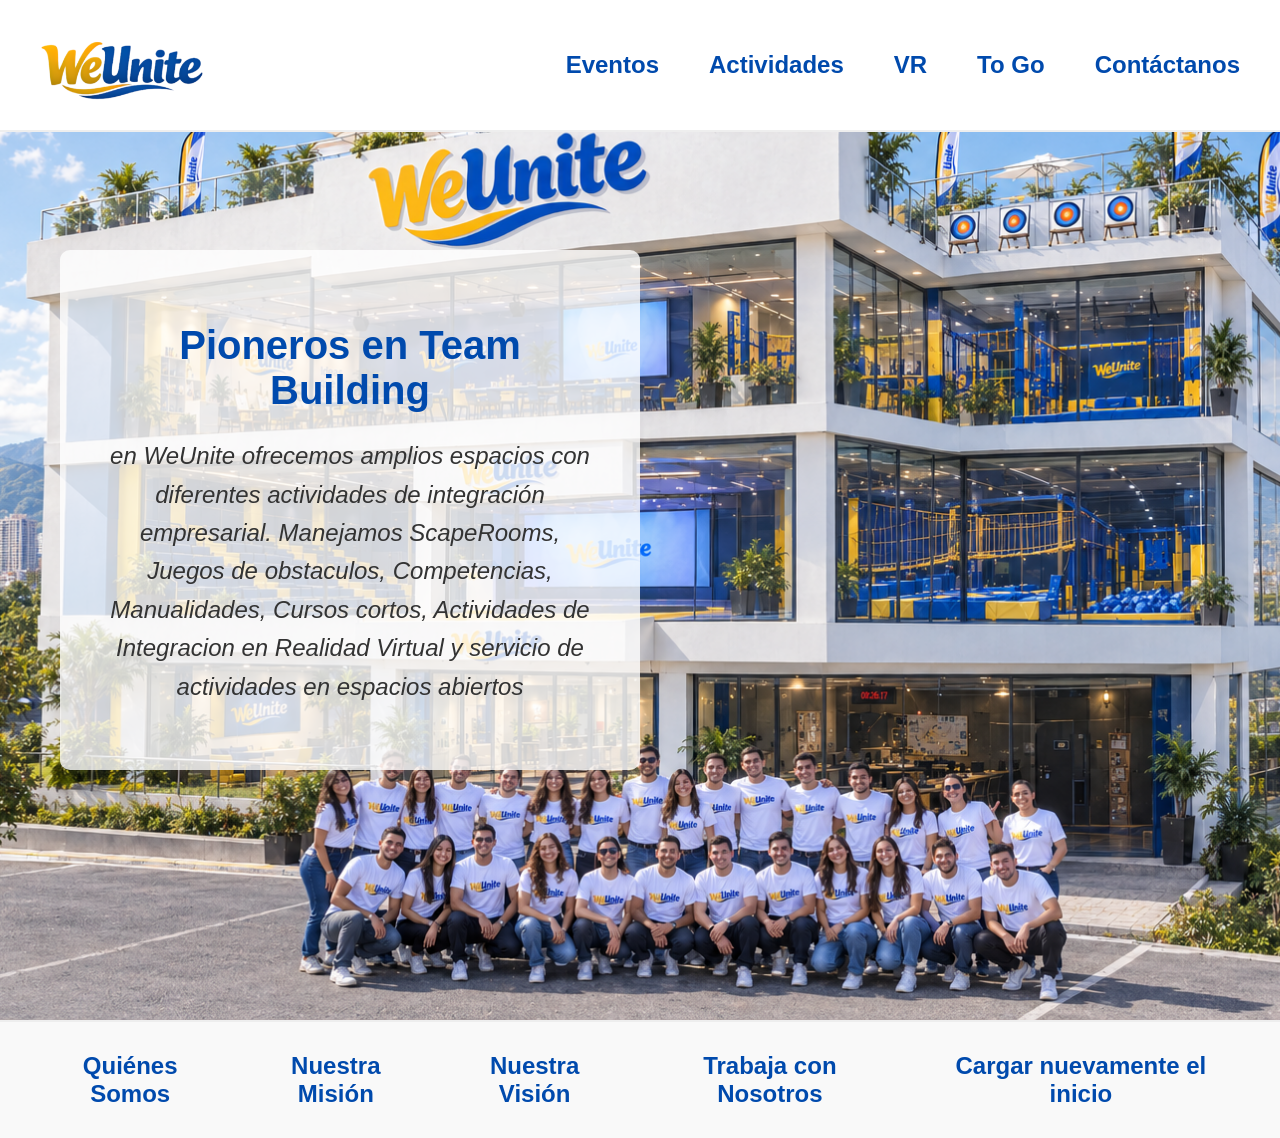
<file: index.html>
<!DOCTYPE html>
<html lang="es">
<link rel="stylesheet" href="mainpage.css"
<head>
    <meta charset="UTF-8">
    <title>WeUnite | Pagina Principal</title>
    <link rel="icon" href="logo.ico">
</head>
<body>

    <header>
    <nav>
        <div class="logo">
            <img src="logoweunite.png">
        </div>
        <ul>
            <li><a href="eventos.html">Eventos</a></li>
            <li><a href="actividades.html">Actividades</a></li>
            <li><a href="vr.html">VR</a></li>
            <li><a href="togo.html">To Go</a></li>
            <li><a href="contacto.html">Contáctanos</a></li>
        </ul>
        </nav>
    </header>

    <main>
    <section class="quienes-somos">
        <div class="overlay">
            <h2>Pioneros en Team Building</h2>
            <p>
        en WeUnite ofrecemos amplios espacios con diferentes actividades de integración empresarial.
        Manejamos ScapeRooms, Juegos de obstaculos, Competencias, Manualidades, Cursos cortos, Actividades de Integracion en Realidad Virtual y servicio de actividades en espacios abiertos
            </p>
        </div>
    </section>
</main>

    <footer>
        <nav>
            <ul>
            <li><a href="sobrenosotros.html">Quiénes Somos</a></li>
            <li><a href="sobrenosotros.html">Nuestra Misión</a></li>
            <li><a href="sobrenosotros.html">Nuestra Visión</a></li>
            <li><a href="trabaja.html">Trabaja con Nosotros</a></li>
            <li><a href="index.html">Cargar nuevamente el inicio</a></li>
        </ul>
        </nav>
    </footer>
</body>
</html>
</file>
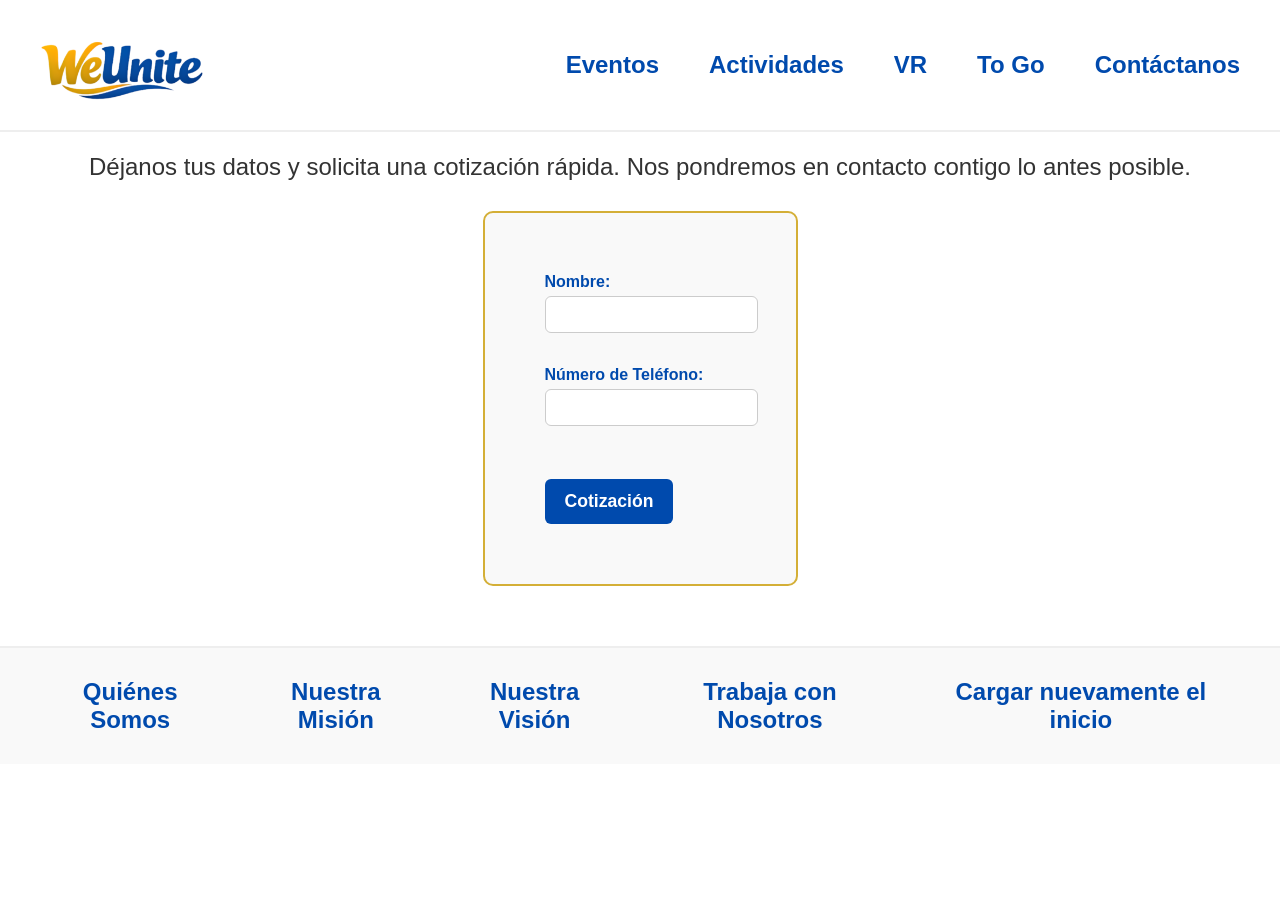
<file: contacto.html>
<!DOCTYPE html>
<html lang="es">
<link rel="stylesheet" href="contacto.css"
<head>
    <meta charset="UTF-8">
    <title>WeUnite | Contacto</title>
    <link rel="icon" href="logo.ico">
</head>
<body>

    <header>
    <nav>
        <div class="logo">
            <img src="logoweunite.png">
        </div>
        <ul>
            <li><a href="eventos.html">Eventos</a></li>
            <li><a href="actividades.html">Actividades</a></li>
            <li><a href="vr.html">VR</a></li>
            <li><a href="togo.html">To Go</a></li>
            <li><a href="contacto.html">Contáctanos</a></li>
        </ul>
        </nav>
    </header>

    <main>
  <section class="contacto">
    <!-- Título y descripción -->
    <h2>Contáctanos</h2>
    <p>
      Déjanos tus datos y solicita una cotización rápida. Nos pondremos en contacto contigo lo antes posible.
    </p>

    <!-- Formulario -->
    <form onsubmit="enviarCotizacion(event)">
      <label for="nombre">Nombre:</label><br>
      <input type="text" id="nombre" name="nombre" required><br><br>

      <label for="telefono">Número de Teléfono:</label><br>
      <input type="tel" id="telefono" name="telefono" required><br><br>

      <button type="submit">Cotización</button>
    </form>
  </section>
</main>

    <footer>
        <nav>
            <ul>
            <li><a href="sobrenosotros.html">Quiénes Somos</a></li>
            <li><a href="sobrenosotros.html">Nuestra Misión</a></li>
            <li><a href="sobrenosotros.html">Nuestra Visión</a></li>
            <li><a href="trabaja.html">Trabaja con Nosotros</a></li>
            <li><a href="index.html">Cargar nuevamente el inicio</a></li>
        </ul>
        </nav>
    </footer>
    <script>
  function enviarCotizacion(event) {
    event.preventDefault();
    const nombre = document.getElementById('nombre').value;
    const telefono = document.getElementById('telefono').value;

    // Texto que se enviará
    const texto = `Hola, soy ${nombre}. Mi número es ${telefono}. Quiero una cotización.`;

    // Aquí reemplazas el link con el que quieras redirigir
    const url = `https://w.app/weunite?text=${encodeURIComponent(texto)}`;

    window.open(url, '_blank');
  }
</script>
</body>
</html>
</file>
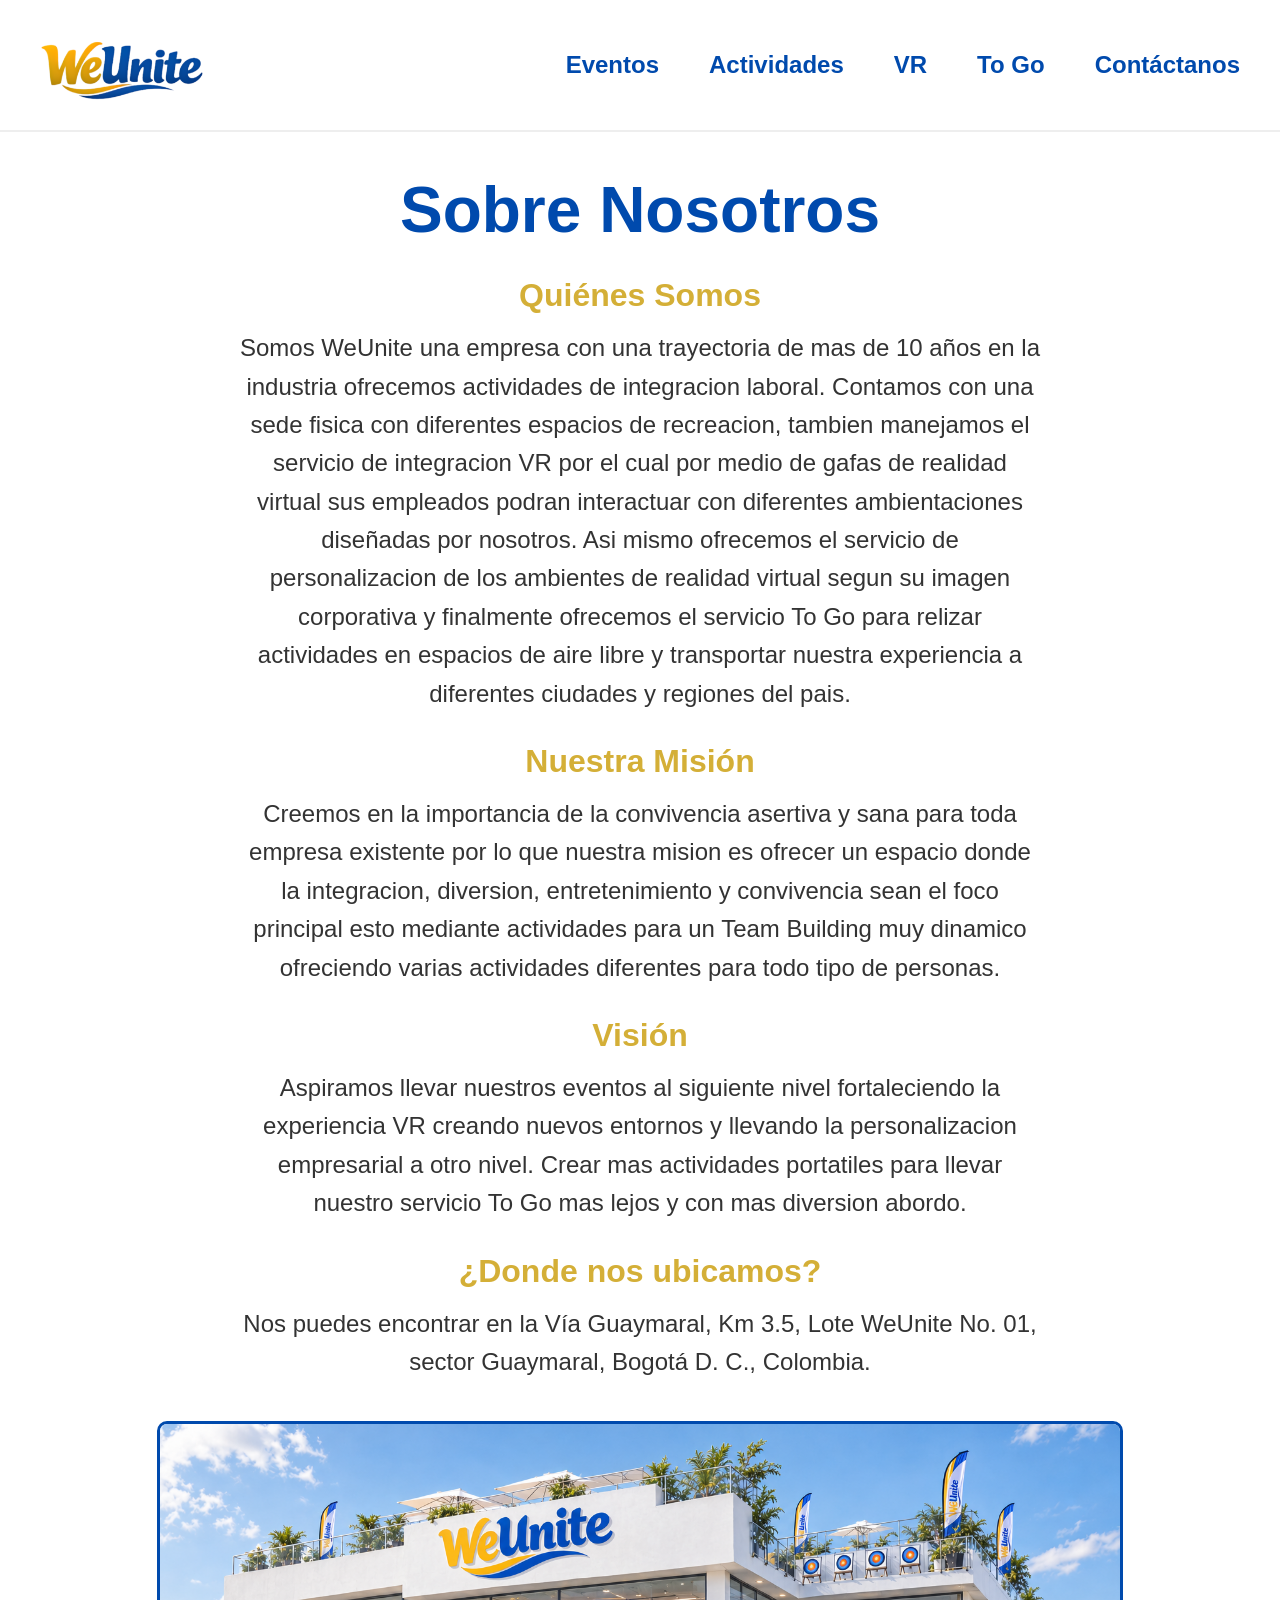
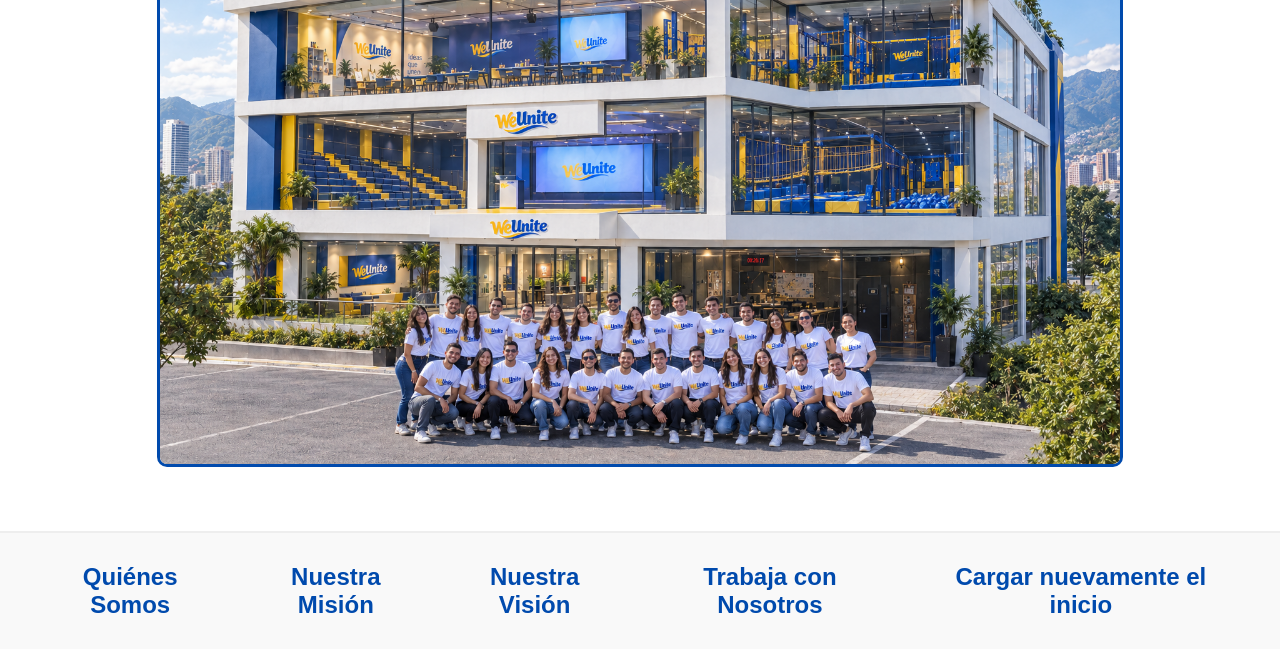
<file: sobrenosotros.html>
<!DOCTYPE html>
<html lang="es">
<link rel="stylesheet" href="sobrenosotros.css"
<head>
    <meta charset="UTF-8">
    <title>WeUnite | Sobre Nosotros</title>
    <link rel="icon" href="logo.ico">
</head>
<body>

    <header>
    <nav>
        <div class="logo">
            <img src="logoweunite.png">
        </div>
        <ul>
            <li><a href="eventos.html">Eventos</a></li>
            <li><a href="actividades.html">Actividades</a></li>
            <li><a href="vr.html">VR</a></li>
            <li><a href="togo.html">To Go</a></li>
            <li><a href="contacto.html">Contáctanos</a></li>
        </ul>
        </nav>
    </header>

    <main>
    <section class="sobre-nosotros">
    <!-- Título principal -->
    <h2>Sobre Nosotros</h2>

    <!-- Quiénes Somos -->
    <h3>Quiénes Somos</h3>
    <p>
      Somos WeUnite una empresa con una trayectoria de mas de 10 años en la industria ofrecemos actividades de integracion laboral. Contamos con una sede fisica con diferentes espacios de recreacion, tambien manejamos el servicio de integracion VR por el cual por medio de gafas de realidad virtual sus empleados podran interactuar con diferentes ambientaciones diseñadas por nosotros. Asi mismo ofrecemos el servicio de personalizacion de los ambientes de realidad virtual segun su imagen corporativa y finalmente ofrecemos el servicio To Go para relizar actividades en espacios de aire libre y transportar nuestra experiencia a diferentes ciudades y regiones del pais.
    </p>

    <!-- Misión -->
    <h3>Nuestra Misión</h3>
    <p>
      Creemos en la importancia de la convivencia asertiva y sana para toda empresa existente por lo que nuestra mision es ofrecer un espacio donde la integracion, diversion, entretenimiento y convivencia sean el foco principal esto mediante actividades para un Team Building muy dinamico ofreciendo varias actividades diferentes para todo tipo de personas.
    </p>

    <!-- Visión -->
    <h3>Visión</h3>
    <p>
      Aspiramos llevar nuestros eventos al siguiente nivel fortaleciendo la experiencia VR creando nuevos entornos y llevando la personalizacion empresarial a otro nivel. Crear mas actividades portatiles para llevar nuestro servicio To Go mas lejos y con mas diversion abordo.
    </p>

    <h3>¿Donde nos ubicamos?</h3>
    <p>Nos puedes encontrar en la Vía Guaymaral, Km 3.5, Lote WeUnite No. 01, sector Guaymaral, Bogotá D. C., Colombia.</p>

    <!-- Imagen final -->
    <div class="imagen-final">
      <img src="sobre-nosotros.png" alt="Imagen representativa de WeUnite">
    </div>
  </section>
</main>

    <footer>
        <nav>
            <ul>
            <li><a href="sobrenosotros.html">Quiénes Somos</a></li>
            <li><a href="sobrenosotros.html">Nuestra Misión</a></li>
            <li><a href="sobrenosotros.html">Nuestra Visión</a></li>
            <li><a href="trabaja.html">Trabaja con Nosotros</a></li>
            <li><a href="index.html">Cargar nuevamente el inicio</a></li>
        </ul>
        </nav>
    </footer>
</body>
</html>
</file>
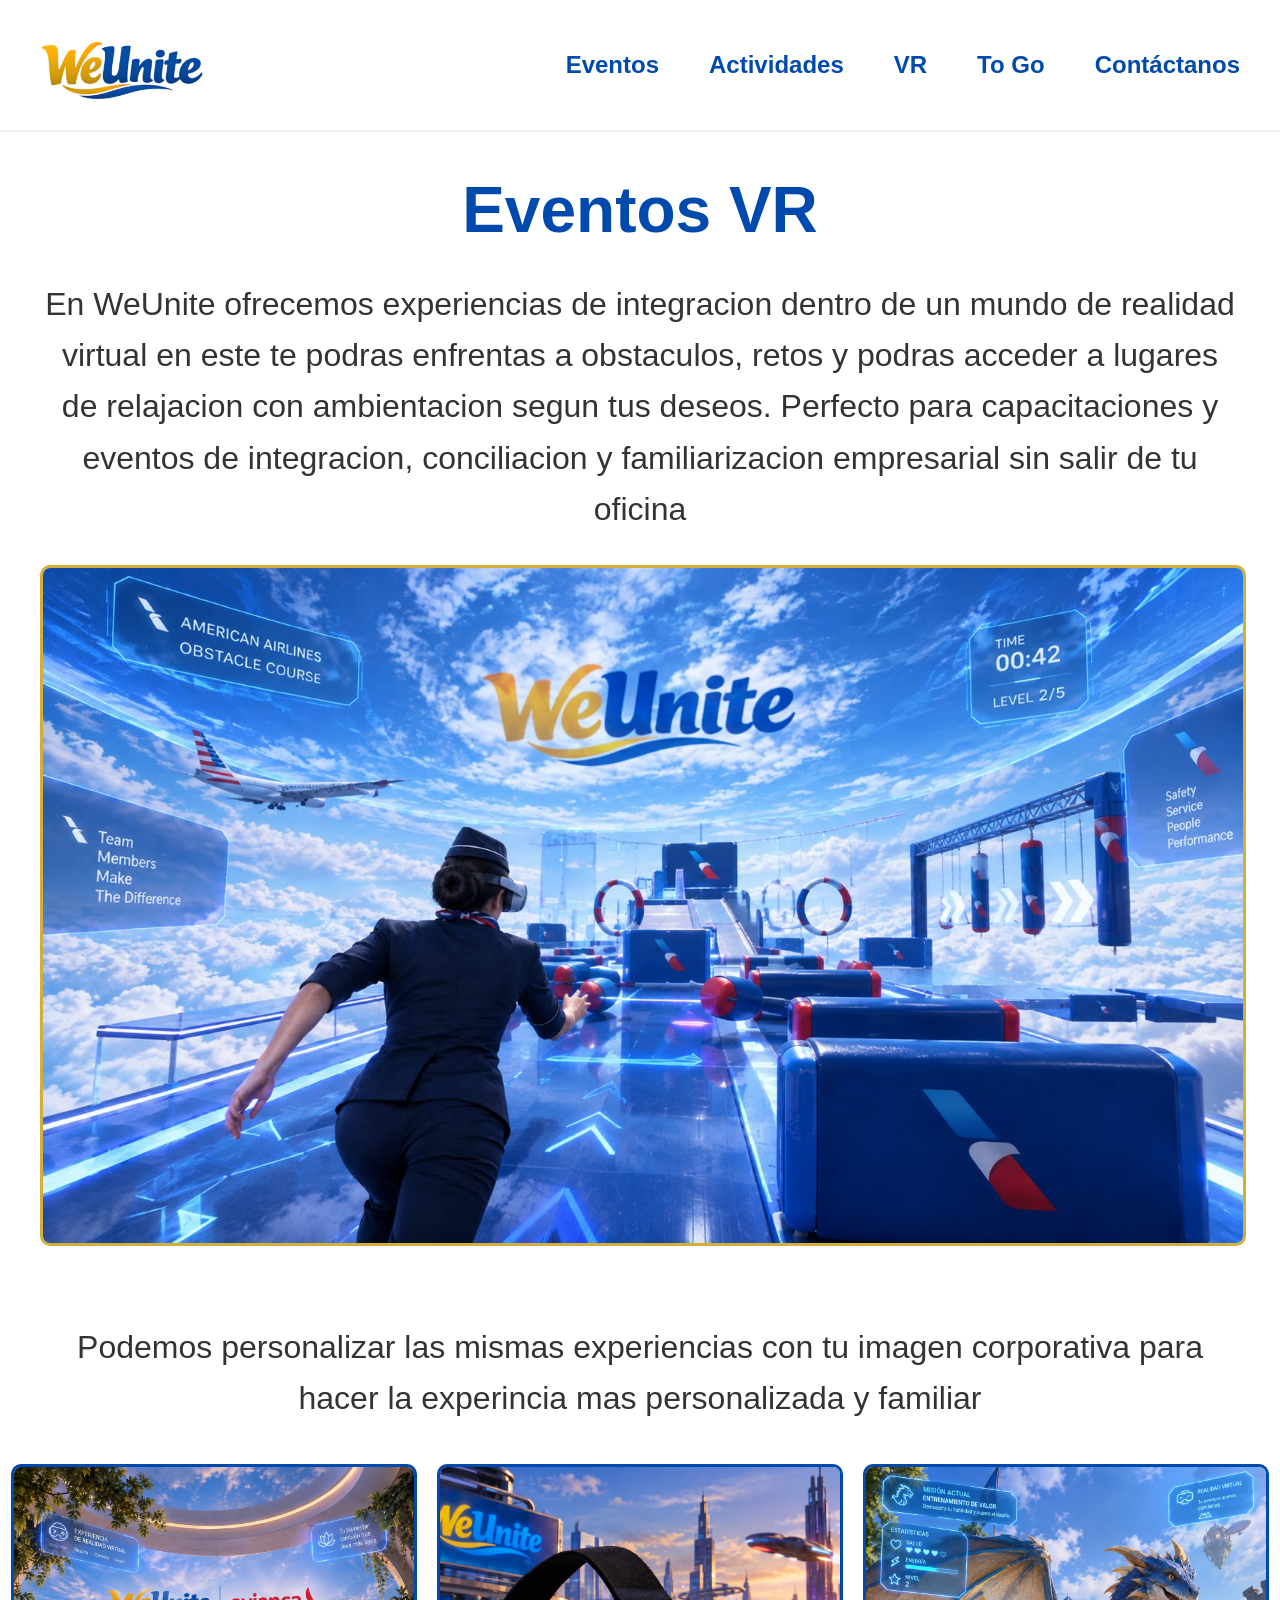
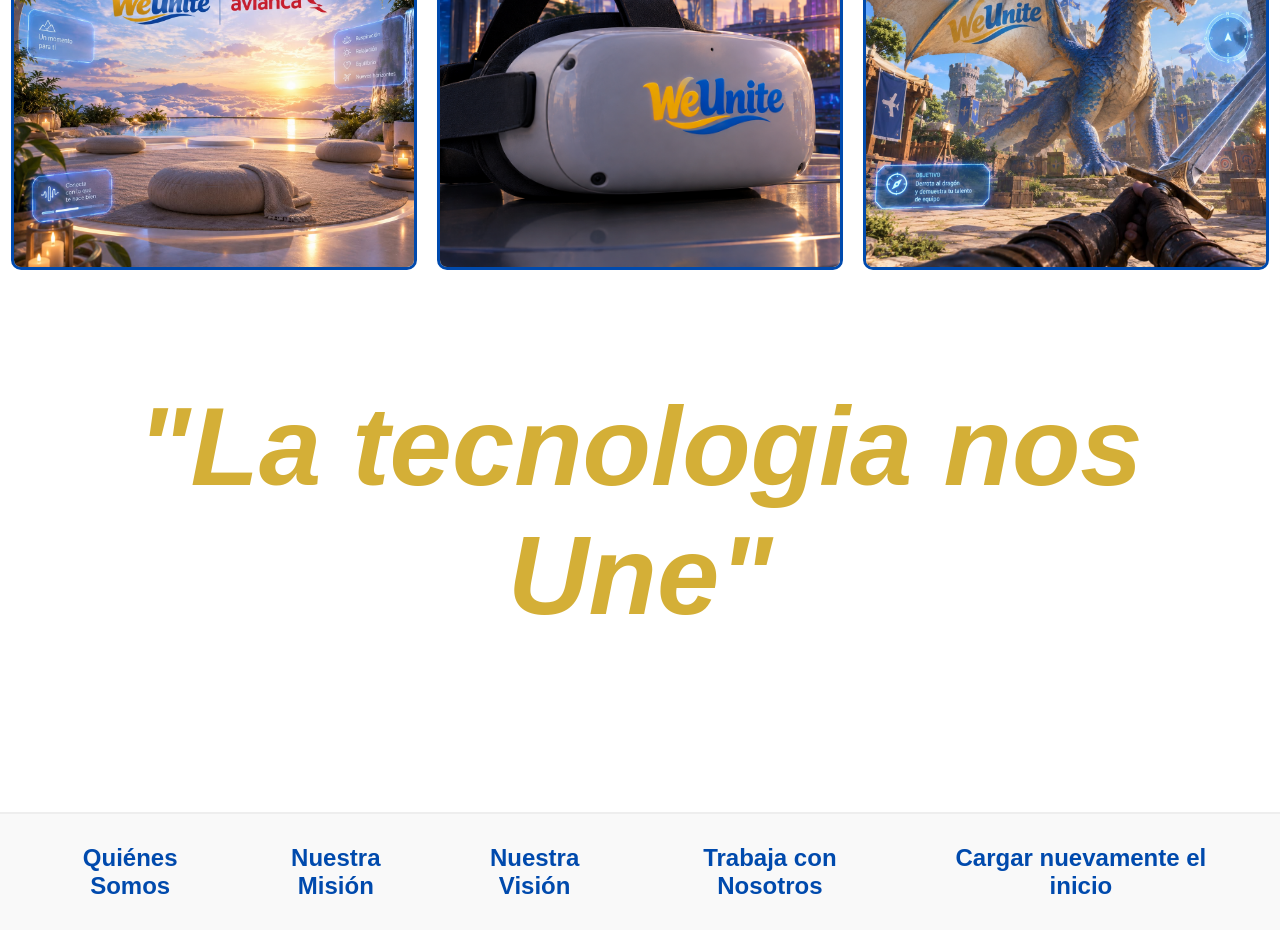
<file: vr.html>
<!DOCTYPE html>
<html lang="es">
<link rel="stylesheet" href="vr.css"
<head>
    <meta charset="UTF-8">
    <title>WeUnite | VR</title>
    <link rel="icon" href="logo.ico">
</head>
<body>

    <header>
    <nav>
        <div class="logo">
            <img src="logoweunite.png">
        </div>
        <ul>
            <li><a href="eventos.html">Eventos</a></li>
            <li><a href="actividades.html">Actividades</a></li>
            <li><a href="vr.html">VR</a></li>
            <li><a href="togo.html">To Go</a></li>
            <li><a href="contacto.html">Contáctanos</a></li>
        </ul>
        </nav>
    </header>

    <main>
    <section class="vr">
    <!-- Título y descripción -->
    <h2>Eventos VR</h2>
    <p>
      En WeUnite ofrecemos experiencias de integracion dentro de un mundo de realidad virtual en este te podras enfrentas a obstaculos, retos y podras acceder a lugares de relajacion con ambientacion segun tus deseos. Perfecto para capacitaciones y eventos de integracion, conciliacion y familiarizacion empresarial sin salir de tu oficina
    </p>

    <!-- Imagen grande -->
    <div class="imagen-grande">
      <img src="vr-principal.jpeg" alt="Experiencia VR principal">
    </div>

    <!-- Segunda descripción -->
    <div class="descripcion-secundaria">
      <p>
        Podemos personalizar las mismas experiencias con tu imagen corporativa para hacer la experincia mas personalizada y familiar
      </p>
    </div>

    <!-- Tres imágenes en fila -->
    <div class="galeria-vr">
      <img src="vr1.jpeg" alt="VR Imagen 1">
      <img src="vr2.jpeg" alt="VR Imagen 2">
      <img src="vr3.jpeg" alt="VR Imagen 3">
    </div>

    <!-- Slogan -->
    <div class="slogan">
      <h3>"La tecnologia nos Une"</h3>
    </div>
  </section>
</main>

    <footer>
        <nav>
            <ul>
            <li><a href="sobrenosotros.html">Quiénes Somos</a></li>
            <li><a href="sobrenosotros.html">Nuestra Misión</a></li>
            <li><a href="sobrenosotros.html">Nuestra Visión</a></li>
            <li><a href="trabaja.html">Trabaja con Nosotros</a></li>
            <li><a href="index.html">Cargar nuevamente el inicio</a></li>
        </ul>
        </nav>
    </footer>
</body>
</html>
</file>
<file: mainpage.css>
body {
    margin: 0;
    font-family: 'Segoe UI', Arial, sans-serif;
    background-color: #ffffff;
    color: #333;
}

header {
    background-color: #ffffff;
    border-bottom: 2px solid #eee;
    position: fixed;
    top: 0;
    width: 100%;
    z-index: 1000;
}

nav {
    display: flex;
    flex-direction: row;
    align-items: center;
    justify-content: space-between;
    padding: 10px 40px;
}

nav .logo img {
    height: 110px;
    width: auto;
    display: block;
}

nav ul {
    list-style: none;
    display: flex;
    flex-direction: row;
    margin: 0;
    padding: 0;
    gap: 50px;
    justify-content: flex-end;
}

nav ul li {
    display: inline-block;
}

nav ul li a {
    text-decoration: none;
    color: #004aad;
    font-weight: bold;
    font-size: 1.5em;
    transition: color 0.3s;
}

nav ul li a:hover {
    color: #d4af37;
}

nav ul li.contacto {
    margin-left: auto;
}

.quienes-somos {
    position: relative;
    width: 100%;
    height: 100vh;
    background-image: url('sobre-nosotros.png');
    background-size: cover;
    background-position: center;
    display: flex;
    justify-content: flex-start;
    align-items: center;
    padding-left: 60px;
}

.quienes-somos .overlay {
    background-color: rgba(255, 255, 255, 0.8); /* fondo blanco semitransparente */
    padding: 40px;
    border-radius: 10px;
    max-width: 500px;
}

.quienes-somos h2 {
    color: #004aad;
    font-size: 2.5em;
    font-family: 'Franklin Gothic Medium', 'Arial Narrow', Arial, sans-serif;
    margin-bottom: 20px;
}

.quienes-somos p {
    font-size: 1.5em;
    font-style: italic;
    line-height: 1.6;
    color: #333;
}
section {
    padding: 60px 40px;
    text-align: center;
}

section h2 {
    color: #004aad;
    margin-bottom: 20px;
    font-size: 1.8em;
}

footer {
    background-color: #f9f9f9;
    border-top: 2px solid #eee;
    padding: 20px 0;
    text-align: center;
}

footer nav ul {
    list-style: none;
    display: flex;
    justify-content: center;
    gap: 30px;
    margin: 0;
    padding: 0;
}

footer nav ul li a {
    text-decoration: none;
    color: #004aad;
    font-weight: bold;
    transition: color 0.3s;
}

footer nav ul li a:hover {
    color: #d4af37;
}
</file>
<file: contacto.css>
body {
    margin: 0;
    font-family: 'Segoe UI', Arial, sans-serif;
    background-color: #ffffff;
    color: #333;
}

header {
    background-color: #ffffff;
    border-bottom: 2px solid #eee;
    position: fixed;
    top: 0;
    width: 100%;
    z-index: 1000;
}

nav {
    display: flex;
    flex-direction: row;
    align-items: center;
    justify-content: space-between;
    padding: 10px 40px;
}

nav .logo img {
    height: 110px;
    width: auto;
    display: block;
}

nav ul {
    list-style: none;
    display: flex;
    flex-direction: row;
    margin: 0;
    padding: 0;
    gap: 50px;
    justify-content: flex-end;
}

nav ul li {
    display: inline-block;
}

nav ul li a {
    text-decoration: none;
     color: #004aad;
    font-weight: bold;
    font-size: 1.5em;
    transition: color 0.3s;
}

nav ul li a:hover {
    color: #d4af37;
}

nav ul li.contacto {
    margin-left: auto;
}

.quienes-somos {
    position: relative;
    width: 100%;
    height: 100vh;
    background-image: url('scaperoom.png');
    background-size: cover;
    background-position: center;
    display: flex;
    justify-content: flex-start;
    align-items: center;
    padding-left: 60px;
}

.quienes-somos .overlay {
    background-color: rgba(255, 255, 255, 0.8);
    padding: 40px;
    border-radius: 10px;
    max-width: 500px;
}

.quienes-somos h2 {
    color: #004aad;
    font-size: 2.5em;
    font-family: 'Franklin Gothic Medium', 'Arial Narrow', Arial, sans-serif;
    margin-bottom: 20px;
}

.quienes-somos p {
    font-size: 1.5em;
    font-style: italic;
    line-height: 1.6;
    color: #333;
}
section {
    padding: 60px 40px;
    text-align: center;
}

section h2 {
    color: #004aad;
    margin-bottom: 20px;
    font-size: 1.8em;
}

form {
    max-width: 400px;
    margin: 0 auto;
}

form input, form textarea {
    width: 100%;
    padding: 10px;
    margin-bottom: 15px;
    border: 1px solid #ccc;
    border-radius: 6px;
    font-family: inherit;
}

form button {
    background-color: #004aad;
    color: #fff;
    border: none;
    padding: 12px 20px;
    border-radius: 6px;
    cursor: pointer;
    font-weight: bold;
    transition: background-color 0.3s;
}

form button:hover {
    background-color: #d4af37;
    color: #000;
}

footer {
    background-color: #f9f9f9;
    border-top: 2px solid #eee;
    padding: 20px 0;
    text-align: center;
}

footer nav ul {
    list-style: none;
    display: flex;
    justify-content: center;
    gap: 30px;
    margin: 0;
    padding: 0;
}

footer nav ul li a {
    text-decoration: none;
    color: #004aad;
    font-weight: bold;
    transition: color 0.3s;
}

footer nav ul li a:hover {
    color: #d4af37;
}
/* Sección de contacto */
.contacto {
  padding: 60px 40px;
  text-align: center;
}

.contacto h2 {
  color: #004aad;
  font-size: 2.2em;
  margin-bottom: 20px;
}

.contacto p {
  font-size: 1.5em;
  color: #333;
  margin-bottom: 30px;
}

/* Formulario */
form {
  display: inline-block;
  text-align: left;
  background-color: #f9f9f9;
  padding: 60px;
  border-radius: 10px;
  border: 2px solid #d4af37; /* dorado */
}

label {
  font-weight: bold;
  color: #004aad;
}

input {
  width: 100%;
  padding: 10px;
  margin-top: 5px;
  border: 1px solid #ccc;
  border-radius: 5px;
}

button {
  margin-top: 20px;
  padding: 12px 20px;
  background-color: #004aad;
  color: #fff;
  border: none;
  border-radius: 5px;
  font-size: 1.1em;
  cursor: pointer;
}

button:hover {
  background-color: #d4af37;
  color: #000;
}
</file>
<file: sobrenosotros.css>
body {
    margin: 0;
    font-family: 'Segoe UI', Arial, sans-serif;
    background-color: #ffffff;
    color: #333;
}

header {
    background-color: #ffffff;
    border-bottom: 2px solid #eee;
    position: fixed;
    top: 0;
    width: 100%;
    z-index: 1000;
}

nav {
    display: flex;
    flex-direction: row;
    align-items: center;
    justify-content: space-between;
    padding: 10px 40px;
}

nav .logo img {
    height: 110px;
    width: auto;
    display: block;
}

nav ul {
    list-style: none;
    display: flex;
    flex-direction: row;
    margin: 0;
    padding: 0;
    gap: 50px;
    justify-content: flex-end;
}

nav ul li {
    display: inline-block;
}

nav ul li a {
    text-decoration: none;
     color: #004aad;
    font-weight: bold;
    font-size: 1.5em;
    transition: color 0.3s;
}

nav ul li a:hover {
    color: #d4af37;
}

nav ul li.contacto {
    margin-left: auto;
}

.quienes-somos {
    position: relative;
    width: 100%;
    height: 100vh;
    background-image: url('scaperoom.png');
    background-size: cover;
    background-position: center;
    display: flex;
    justify-content: flex-start;
    align-items: center;
    padding-left: 60px;
}

.quienes-somos .overlay {
    background-color: rgba(255, 255, 255, 0.8);
    padding: 40px;
    border-radius: 10px;
    max-width: 500px;
}

.quienes-somos h2 {
    color: #004aad;
    font-size: 2.5em;
    font-family: 'Franklin Gothic Medium', 'Arial Narrow', Arial, sans-serif;
    margin-bottom: 20px;
}

.quienes-somos p {
    font-size: 1.5em;
    font-style: italic;
    line-height: 1.6;
    color: #333;
}
section {
    padding: 60px 40px;
    text-align: center;
}

section h2 {
    color: #004aad;
    margin-bottom: 20px;
    font-size: 1.8em;
}

form {
    max-width: 400px;
    margin: 0 auto;
}

form input, form textarea {
    width: 100%;
    padding: 10px;
    margin-bottom: 15px;
    border: 1px solid #ccc;
    border-radius: 6px;
    font-family: inherit;
}

form button {
    background-color: #004aad;
    color: #fff;
    border: none;
    padding: 12px 20px;
    border-radius: 6px;
    cursor: pointer;
    font-weight: bold;
    transition: background-color 0.3s;
}

form button:hover {
    background-color: #d4af37;
    color: #000;
}

footer {
    background-color: #f9f9f9;
    border-top: 2px solid #eee;
    padding: 20px 0;
    text-align: center;
}

footer nav ul {
    list-style: none;
    display: flex;
    justify-content: center;
    gap: 30px;
    margin: 0;
    padding: 0;
}

footer nav ul li a {
    text-decoration: none;
    color: #004aad;
    font-weight: bold;
    transition: color 0.3s;
}

footer nav ul li a:hover {
    color: #d4af37;
}
/* Sección Sobre Nosotros */
.sobre-nosotros {
  padding: 60px 40px;
  text-align: center;
  padding-top: 120px;
}

.sobre-nosotros h2 {
  color: #004aad;
  font-size: 4em;
  margin-bottom: 30px;
}

.sobre-nosotros h3 {
  color: #d4af37; /* dorado */
  font-size: 2em;
  margin-top: 30px;
  margin-bottom: 15px;
}

.sobre-nosotros p {
  font-size: 1.5em;
  line-height: 1.6;
  color: #333;
  max-width: 800px;
  margin: 0 auto 20px auto;
}

/* Imagen final */
.imagen-final {
  margin-top: 40px;
}

.imagen-final img {
  max-width: 80%;
  height: auto;
  border: 3px solid #004aad; /* azul corporativo */
  border-radius: 10px;
}
</file>
<file: vr.css>
body {
    margin: 0;
    font-family: 'Segoe UI', Arial, sans-serif;
    background-color: #ffffff;
    color: #333;
}

header {
    background-color: #ffffff;
    border-bottom: 2px solid #eee;
    position: fixed;
    top: 0;
    width: 100%;
    z-index: 1000;
}

nav {
    display: flex;
    flex-direction: row;
    align-items: center;
    justify-content: space-between;
    padding: 10px 40px;
}

nav .logo img {
    height: 110px;
    width: auto;
    display: block;
}

nav ul {
    list-style: none;
    display: flex;
    flex-direction: row;
    margin: 0;
    padding: 0;
    gap: 50px;
    justify-content: flex-end;
}

nav ul li {
    display: inline-block;
}

nav ul li a {
    text-decoration: none;
     color: #004aad;
    font-weight: bold;
    font-size: 1.5em;
    transition: color 0.3s;
}

nav ul li a:hover {
    color: #d4af37;
}

nav ul li.contacto {
    margin-left: auto;
}

.quienes-somos {
    position: relative;
    width: 100%;
    height: 100vh;
    background-image: url('scaperoom.png');
    background-size: cover;
    background-position: center;
    display: flex;
    justify-content: flex-start;
    align-items: center;
    padding-left: 60px;
}

.quienes-somos .overlay {
    background-color: rgba(255, 255, 255, 0.8);
    padding: 40px;
    border-radius: 10px;
    max-width: 500px;
}

.quienes-somos h2 {
    color: #004aad;
    font-size: 2.5em;
    font-family: 'Franklin Gothic Medium', 'Arial Narrow', Arial, sans-serif;
    margin-bottom: 20px;
}

.quienes-somos p {
    font-size: 1.5em;
    font-style: italic;
    line-height: 1.6;
    color: #333;
}
section {
    padding: 60px 40px;
    text-align: center;
}

section h2 {
    color: #004aad;
    margin-bottom: 20px;
    font-size: 1.8em;
}

form {
    max-width: 400px;
    margin: 0 auto;
}

form input, form textarea {
    width: 100%;
    padding: 10px;
    margin-bottom: 15px;
    border: 1px solid #ccc;
    border-radius: 6px;
    font-family: inherit;
}

form button {
    background-color: #004aad;
    color: #fff;
    border: none;
    padding: 12px 20px;
    border-radius: 6px;
    cursor: pointer;
    font-weight: bold;
    transition: background-color 0.3s;
}

form button:hover {
    background-color: #d4af37;
    color: #000;
}

footer {
    background-color: #f9f9f9;
    border-top: 2px solid #eee;
    padding: 20px 0;
    text-align: center;
}

footer nav ul {
    list-style: none;
    display: flex;
    justify-content: center;
    gap: 30px;
    margin: 0;
    padding: 0;
}

footer nav ul li a {
    text-decoration: none;
    color: #004aad;
    font-weight: bold;
    transition: color 0.3s;
}

footer nav ul li a:hover {
    color: #d4af37;
}

/* Sección VR */
.vr {
  padding: 60px 40px;
  text-align: center;
  padding-top: 120px;
}

.vr h2 {
  color: #004aad;
  font-size: 4em;
  margin-bottom: 20px;
}

.vr p {
  font-size: 2em;
  line-height: 1.6;
  color: #333;
  margin-bottom: 30px;
}

/* Imagen grande */
.imagen-grande img {
  max-width: 100%;
  height: auto;
  border: 3px solid #d4af37; /* dorado */
  border-radius: 10px;
  margin-bottom: 40px;
}

/* Segunda descripción */
.descripcion-secundaria {
  margin-bottom: 40px;
}

/* Galería VR */
.galeria-vr {
  display: flex;
  justify-content: center;
  gap: 20px;
  margin-bottom: 40px;
}

.galeria-vr img {
  width: 400px;
  height: 400px;
  object-fit: cover;
  border: 3px solid #004aad; /* azul */
  border-radius: 10px;
  transition: transform 0.3s;
}

.galeria-vr img:hover {
  transform: scale(1.05);
}

/* Slogan */
.slogan h3 {
  font-size: 7em;
  color: #d4af37; /* dorado */
  font-style: italic;
}
</file>
